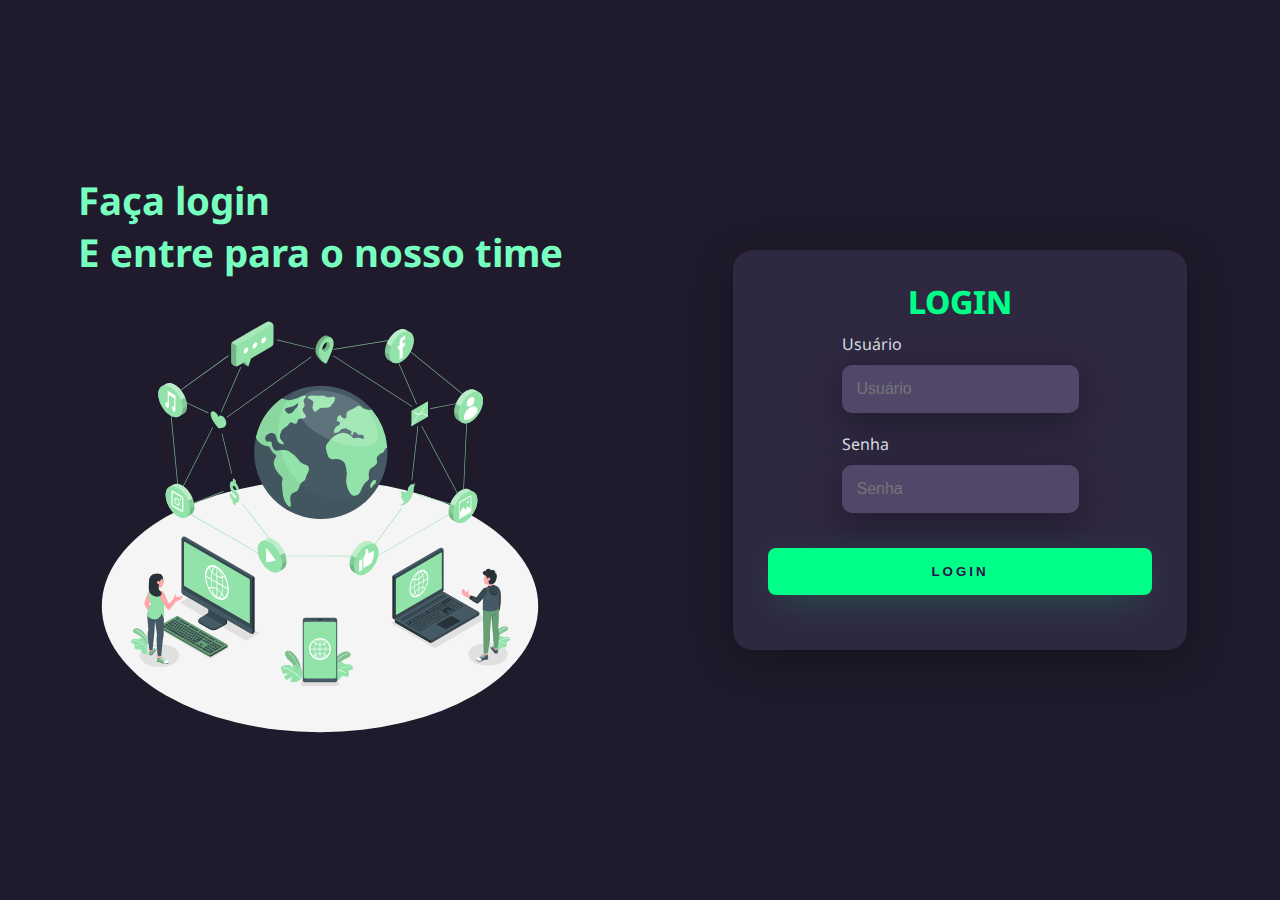
<file: html-css/index.html>
<!DOCTYPE html>
<html lang="pt-br">
<head>
    <meta charset="UTF-8">
    <meta name="viewport" content="width=device-width, initial-scale=1.0">
    <title>Loading Page Dark</title>
    <link rel="shortcut icon" href="dev.ico" type="image/x-icon">
    <link rel="stylesheet" href="style.css">
    <link rel="preconnect" href="https://fonts.googleapis.com">
    <link rel="preconnect" href="https://fonts.gstatic.com" crossorigin>
    <link href="https://fonts.googleapis.com/css2?family=Noto+Sans:ital,wght@0,100..900;1,100..900&display=swap" rel="stylesheet">
</head>
<body>
    <div class="main-login">
        <div class="left-login">
            <h1>
                Faça login <br>E entre para o nosso time
            </h1>
            <img src="globo.svg" class="left-login-image" alt="animação">
        </div>
        <div class="right-login">
            <div class="card-login">
                <h1>LOGIN</h1>
                <div class="textfield">
                    <label for="usuario">Usuário</label>
                    <input type="text" name="usuario" placeholder="Usuário">

                 </div>
                    <div class="textfield">
                    <label for="senha">Senha</label>
                    <input type="password" name="senha" placeholder="Senha">
                </div>
                <button class="btn-login">Login</button>
            </div>
        </div>
        </div>
    </div>
</body>
</html>
</file>
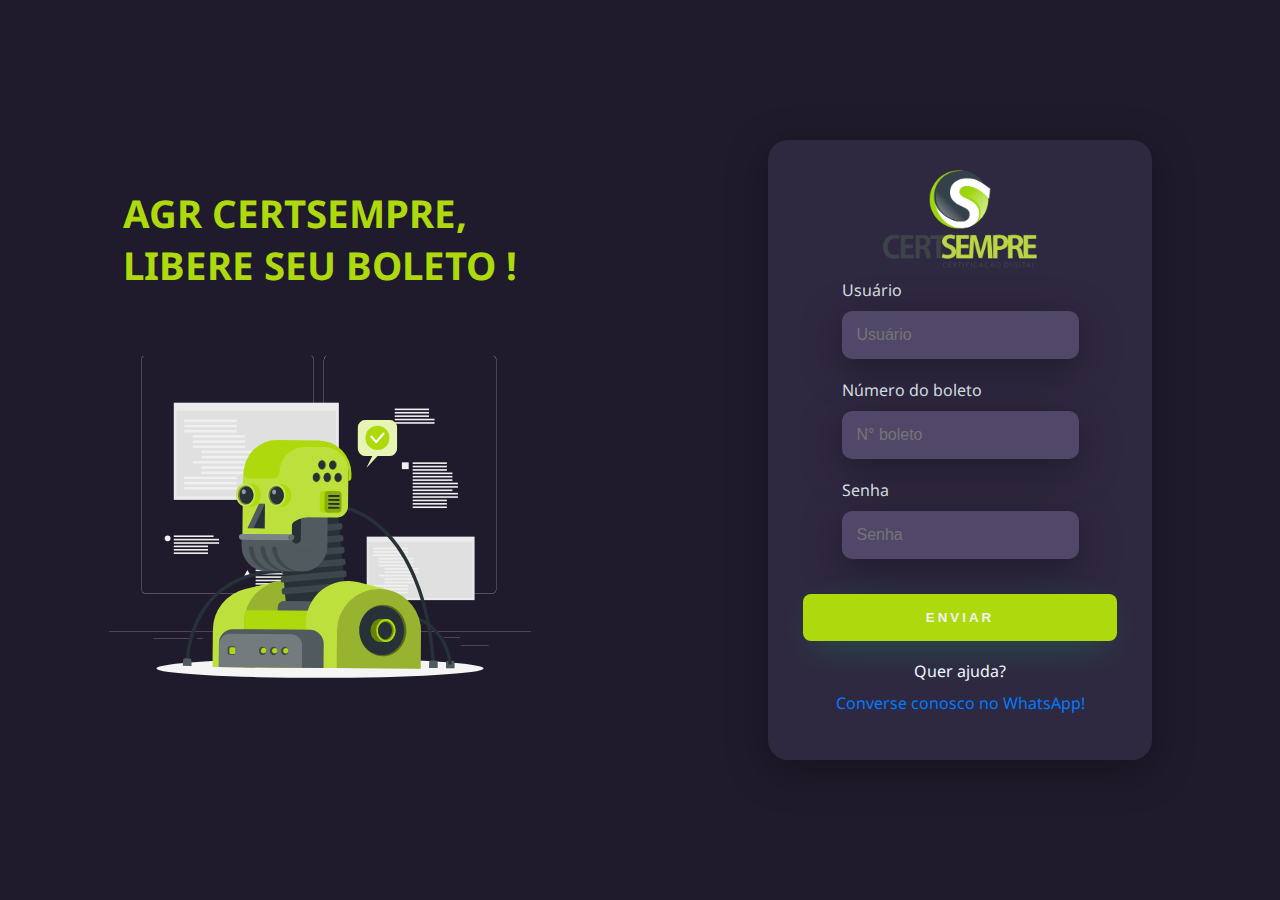
<file: proj_loading_page_certsempre/html-css/index.html>
<!DOCTYPE html>
<html lang="pt-br">
<head>
    <meta charset="UTF-8">
    <meta name="viewport" content="width=device-width, initial-scale=1.0">
    <title>Certsempre Liberação</title>
    <link rel="shortcut icon" href="logo2.ico" type="image/x-icon">
    <link rel="stylesheet" href="style.css">
    <link href="https://fonts.googleapis.com/css2?family=Noto+Sans:ital,wght@0,100..900;1,100..900&display=swap" rel="stylesheet">
</head>
<body>
    <div class="main-login">
    
        <div class="left-login">
            <h1>AGR CERTSEMPRE,<br>LIBERE SEU BOLETO !</h1>
            <img src="robot.svg" class="left-login-image" alt="animação">
        </div>
        <div class="right-login">
            <div class="card-login">
                <img src="logo.png" class="logo" alt="logo">
                <div class="textfield">
                    <label for="usuario">Usuário</label>
                    <input type="text" name="usuario" placeholder="Usuário">
                </div>
                <div class="textfield">
                    <label for="numero-do-boleto">Número do boleto</label>
                    <input type="text" name="numero do boleto" placeholder="N° boleto">
                </div>
                <div class="textfield">
                    <label for="senha">Senha</label>
                    <input type="password" name="senha" placeholder="Senha">
                </div>
                <button class="btn-login">Enviar</button>
                <div class="help-text">
                    <p>Quer ajuda?</p>
                </div>
                <p><a href="https://wa.me/558398440016" target="_blank">Converse conosco no WhatsApp!</a></p>
            </div>
        </div>
    </div>
</body>
</html>
</file>
<file: html-css/style.css>
body {
    margin: 0;
    font-family: "Noto Sans", sans-serif;
}
 
.main-login{
    width: 100vw;
    height: 100vh;
    background-color: #201b2c;
    display: flex;
    justify-content: center;
    align-items: center;
}
.left-login{
    width: 50vw;
    height: 100vh;
    display: flex;
    justify-content: center;
    align-items: center;
    flex-direction: column;
}

.left-login > h1 {
    color: #77ffc0;
    font-size: 3vw;
}

.left-login-image {
    width: 35vw; 
} 

.right-login{
    width: 50vw;
    height: 100vh;

    display: flex;
    justify-content: center;
    align-items: center;
    
}

.card-login{
    width: 60%;
    display: flex;
    justify-content: center;
    align-items: center;
    flex-direction: column;
    padding: 30px 35px;
    background-color:  #2f2841;
    border-radius: 20px;
    box-shadow: 0px 10px 40px #00000056;
}

.card-login > h1{
    color: #00ff88;
    font-weight: 800;
    margin: 0;

}

.textfield{
    display: flex; 
    flex-direction: column;
    align-items: flex-start;
    justify-content: center;
    margin: 10px 0px;
}
.textfield > input{
    width: 100%;
    border: none;
    border-radius: 10px;
    padding: 15px;
    background-color: #514869;
    color: #f0ffffde;
    font-size: 12pt;
    box-shadow: 0px 10px 40px #00000056;
    outline: none;
    box-sizing: border-box;
}

.textfield > label{
    color: #f0ffffde;
    margin-bottom: 10px;

}

.textfield > input ::placeholder{
    color: #f0ffff94;

}

.btn-login{
    width: 100%;
    padding: 16px 0px;
    margin: 25px;
    border: none;
    border-radius: 8px;
    outline: none;
    text-transform: uppercase;
    font-weight: 800;
    letter-spacing: 3px;
    color: #2b134b;
    background-color: #00ff88;
    cursor: pointer;
    box-shadow: 0px 10px 40px -12px #00ff8052;


}
</file>
<file: proj_loading_page_certsempre/html-css/style.css>
body {
    margin: 0;
    font-family: "Noto Sans", sans-serif;
}

body *{
    box-sizing: border-box;
}
 
.main-login{
    width: 100vw;
    height: 100vh;
    background-color: #201b2c;
    display: flex;
    justify-content: center;
    align-items: center;
}
.left-login{
    width: 50vw;
    height: 100vh;
    display: flex;
    justify-content: center;
    align-items: center;
    flex-direction: column;
}

.left-login > h1 {
    color: #ADD90D;
    font-size: 3vw;
}

.left-login-image {
    width: 33vw; 
} 

.right-login{
    width: 50vw;
    height: 100vh;

    display: flex;
    justify-content: center;
    align-items: center;
    
}

.logo{
    width: 12vw;
}

.card-login{
    width: 60%;
    display: flex;
    justify-content: center;
    align-items: center;
    flex-direction: column;
    padding: 30px 35px;
    background-color:  #2f2841;
    border-radius: 20px;
    box-shadow: 0px 10px 40px #00000056;
}

.card-login > h1{
    color: #ADD90D;
    font-weight: 800;
    margin: 0;

}

.textfield{
    display: flex; 
    flex-direction: column;
    align-items: flex-start;
    justify-content: center;
    margin: 10px 0px;
}
.textfield > input{
    width: 100%;
    border: none;
    border-radius: 10px;
    padding: 15px;
    background-color: #514869;
    color: #f0ffffde;
    font-size: 12pt;
    box-shadow: 0px 10px 40px #00000056;
    outline: none;
    box-sizing: border-box;
}

.textfield > label{
    color: #f0ffffde;
    margin-bottom: 10px;

}

.textfield > input ::placeholder{
    color: #f0ffff94;

}

.btn-login{
    width: 100%;
    padding: 16px 0px;
    margin: 25px;
    border: none;
    border-radius: 8px;
    outline: none;
    text-transform: uppercase;
    font-weight: 800;
    letter-spacing: 3px;
    color: #F2F2F2;
    background-color: #ADD90D;
    cursor: pointer;
    box-shadow: 0px 10px 40px -12px #00ff8052;


}

.card-login p a {
    color: #007bff; /* cor azul padrão */
    text-decoration: none; /* remove o sublinhado padrão */
    transition: color 1ms; /* adiciona uma transição suave */
}

.card-login p a:hover {
    color: #0056b3; /* altere a cor ao passar o mouse */
}

.btn-login:hover {
    background-color: #0056b3; /* Altera a cor de fundo ao passar o mouse */
}

.help-text {
    display: flex;
    justify-content: center;
    align-items: center;
    height: 10px; /* Ajustar conforme necessário */
    color: aliceblue;
}

@media only screen and (max-width: 950px){
    .card-login{
        width: 85%;
    }
}
@media only screen and (max-width: 600px){
    .main-login{
        flex-direction: column;
    }
}
</file>
